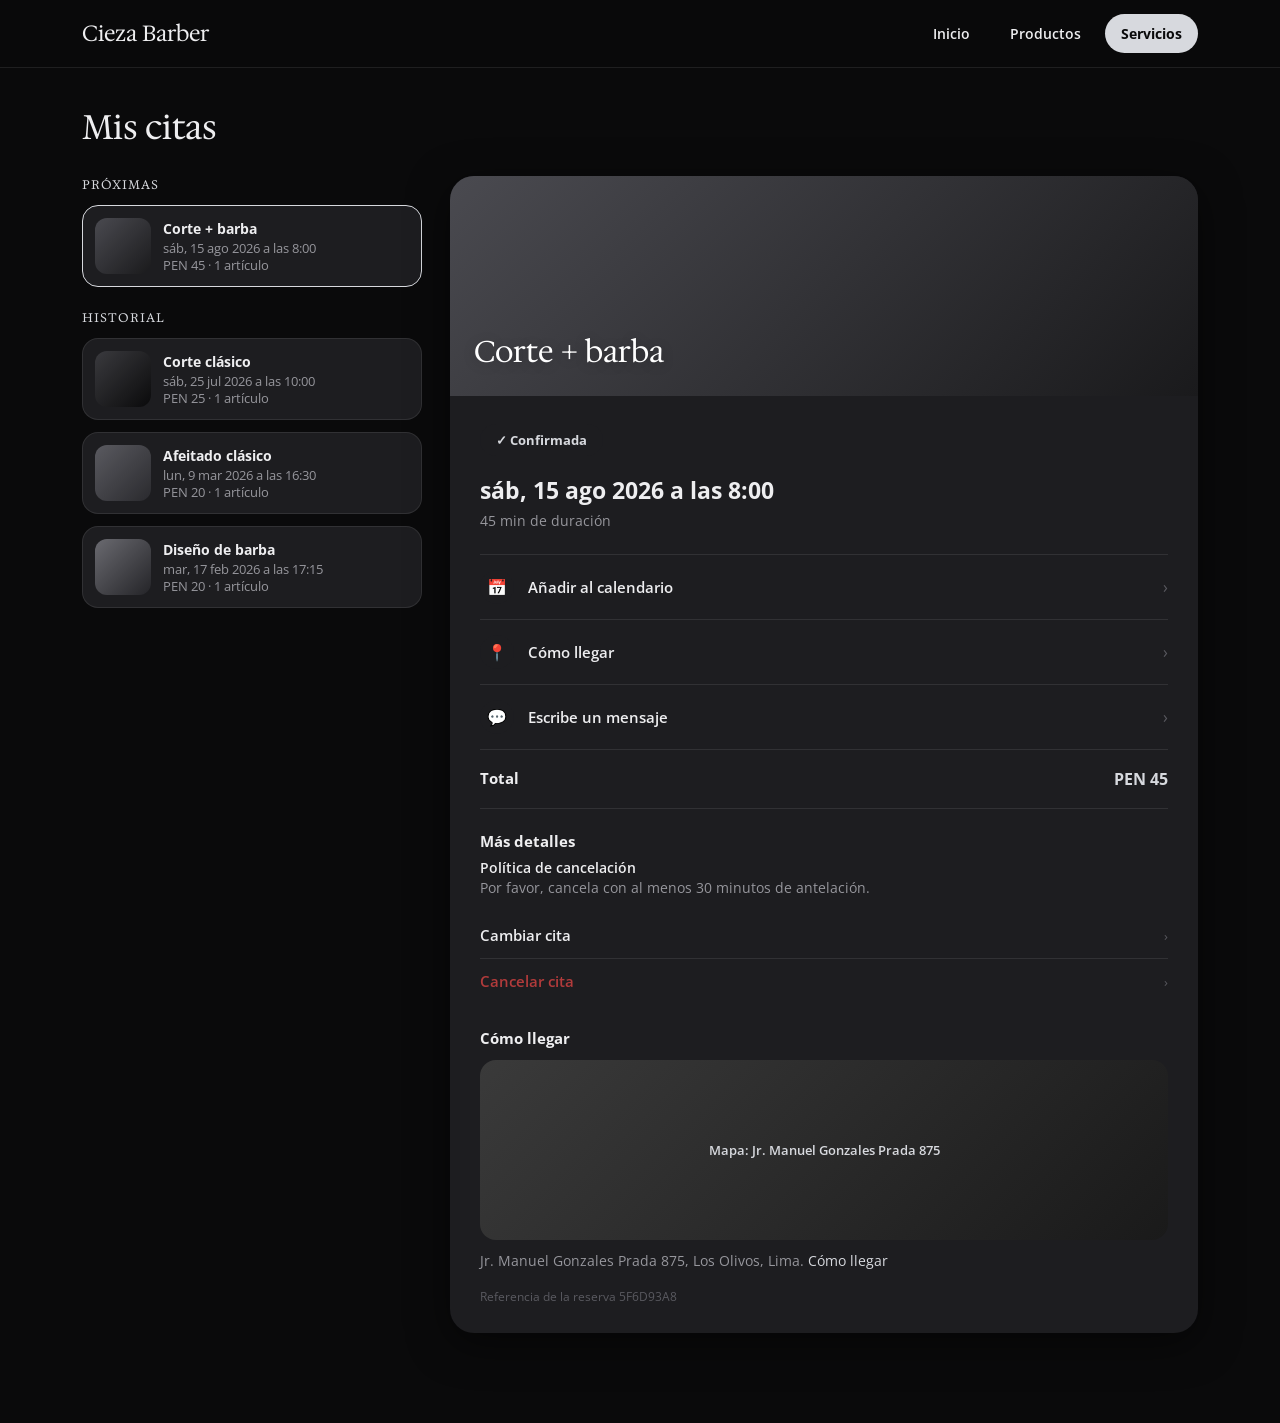
<file: citas.html>
<!DOCTYPE html>
<html lang="es">
<head>
<meta charset="utf-8">
<meta name="viewport" content="width=device-width, initial-scale=1">
<title>Mis citas — Cieza Barber Studio</title>
<link rel="preconnect" href="https://fonts.googleapis.com">
<link href="https://fonts.googleapis.com/css2?family=Hedvig+Letters+Serif:opsz@12..24&family=Open+Sans:wght@400;500;600;700&display=swap" rel="stylesheet">
<style>
  :root{ --bg:#0a0a0b; --ink:#eeeef0; --brown:#eeeef0; --gold:#d7d9de; --gold-bright:#f5f6f8; --cream:#1d1d20; --muted:#96969c; --line:rgba(255,255,255,.09); --border:rgba(255,255,255,.14); --serif:'Hedvig Letters Serif',serif; }
  *{box-sizing:border-box}
  body{margin:0;font-family:'Open Sans',sans-serif;background:var(--bg);color:var(--ink)}
  a{color:var(--gold);text-decoration:none}
  a:hover{color:var(--brown)}
  h1,h2,h3{font-family:var(--serif);font-weight:400;color:var(--brown);margin:0}
  button{font-family:inherit}
  header{position:sticky;top:0;z-index:50;background:rgba(10,10,11,.85);backdrop-filter:blur(12px);border-bottom:1px solid var(--line)}
  .header-inner{max-width:1180px;margin:0 auto;padding:14px 32px;display:flex;align-items:center;justify-content:space-between;gap:24px}
  nav{display:flex;gap:8px;align-items:center}
  nav a{padding:10px 16px;border-radius:999px;font-size:14px;font-weight:600;color:var(--brown)}
  nav a:hover{background:var(--cream)}
  nav a.current{font-weight:700;color:#0a0a0b;background:var(--gold)}
  nav a.current:hover{color:#0a0a0b}
  .wrap{max-width:1180px;margin:0 auto;padding:36px 32px 90px}
  .citas-grid{display:grid;grid-template-columns:340px 1fr;gap:28px;align-items:start}
  @media (max-width:860px){ .citas-grid{grid-template-columns:1fr} }
  .appt-row{display:flex;gap:12px;align-items:center;text-align:left;width:100%;box-sizing:border-box;background:var(--cream);border:1.5px solid var(--line);border-radius:16px;padding:12px;margin-bottom:12px;cursor:pointer}
  .appt-row.selected{border-color:var(--gold)}
  .appt-thumb{width:56px;height:56px;border-radius:12px;flex-shrink:0}
  .quick-row{display:flex;align-items:center;justify-content:space-between;padding:15px 0;border-bottom:1px solid var(--line);cursor:pointer}
  .manage-btn{display:flex;align-items:center;justify-content:space-between;background:none;border:none;border-bottom:1px solid var(--line);padding:13px 0;cursor:pointer;text-align:left;width:100%}
  .modal-backdrop{position:fixed;inset:0;background:rgba(0,0,0,.65);z-index:80;display:none;align-items:center;justify-content:center}
  .modal-backdrop.show{display:flex}
  .modal-card{background:var(--cream);border-radius:22px;padding:30px;width:420px;max-width:90vw;box-shadow:0 20px 60px rgba(0,0,0,.2)}
</style>
</head>
<body>

<header>
  <div class="header-inner">
    <span style="font-family:var(--serif);font-size:22px;font-weight:600;color:var(--brown)">Cieza Barber</span>
    <nav>
      <a href="index.html">Inicio</a>
      <a href="index.html#belleza">Productos</a>
      <a href="salon.html" class="current">Servicios</a>
    </nav>
  </div>
</header>

<section class="wrap">
  <h1 style="font-size:34px;margin:0 0 26px">Mis citas</h1>
  <div class="citas-grid">
    <div id="listCol"></div>
    <div id="detailCol" style="background:var(--cream);border-radius:24px;overflow:hidden;box-shadow:0 10px 40px rgba(0,0,0,.5)"></div>
  </div>
</section>

<div class="modal-backdrop" id="cancelBackdrop">
  <div class="modal-card">
    <h3 style="font-size:24px;margin:0 0 16px">¿Seguro que quieres cancelar?</h3>
    <div id="cancelSummary" style="display:flex;gap:12px;align-items:center;background:var(--bg);border-radius:14px;padding:12px"></div>
    <div style="display:flex;justify-content:flex-end;gap:10px;margin-top:22px">
      <button style="background:none;border:1.5px solid var(--border);color:var(--brown);padding:11px 20px;border-radius:999px;font-size:13.5px;font-weight:600;cursor:pointer" onclick="closeCancelConfirm()">Volver</button>
      <button style="background:#b23b3b;color:#fff;border:none;padding:11px 20px;border-radius:999px;font-size:13.5px;font-weight:700;cursor:pointer" onclick="confirmCancel()">Sí, cancelar</button>
    </div>
  </div>
</div>

<script>
const APPOINTMENTS = [
  { id: "up1", name: "Corte + barba", dateLabel: "sáb, 15 ago 2026 a las 8:00", duration: "45 min de duración", price: 45, gradient: "linear-gradient(135deg,#4a4a50,#1a1a1c)", confirmed: true, canManage: true, ref: "5F6D93A8", upcoming: true },
  { id: "h1", name: "Corte clásico", dateLabel: "sáb, 25 jul 2026 a las 10:00", duration: "30 min de duración", price: 25, gradient: "linear-gradient(135deg,#3a3a3e,#0a0a0b)", confirmed: true, canManage: false, ref: "3A19C0F2", upcoming: false },
  { id: "h2", name: "Afeitado clásico", dateLabel: "lun, 9 mar 2026 a las 16:30", duration: "30 min de duración", price: 20, gradient: "linear-gradient(135deg,#5a5a60,#2a2a2e)", confirmed: true, canManage: false, ref: "9B2E71D4", upcoming: false },
  { id: "h3", name: "Diseño de barba", dateLabel: "mar, 17 feb 2026 a las 17:15", duration: "30 min de duración", price: 20, gradient: "linear-gradient(135deg,#6a6a70,#242428)", confirmed: true, canManage: false, ref: "1D4F82A0", upcoming: false }
];

const state = { selectedId: "up1", cancelledIds: [], cancelConfirmOpen: false };

function withStatus(a){ return { ...a, cancelled: state.cancelledIds.includes(a.id), confirmed: a.confirmed && !state.cancelledIds.includes(a.id) }; }
function selectAppt(id){ state.selectedId = id; render(); }
function openCancelConfirm(){ state.cancelConfirmOpen = true; render(); }
function closeCancelConfirm(){ state.cancelConfirmOpen = false; render(); }
function confirmCancel(){ state.cancelledIds.push(state.selectedId); state.cancelConfirmOpen = false; render(); }

function render(){
  const list = APPOINTMENTS.map(withStatus);
  const upcoming = list.filter(a => a.upcoming);
  const history = list.filter(a => !a.upcoming);
  const selected = list.find(a => a.id === state.selectedId) || list[0];

  function rowHtml(a){
    return `<button class="appt-row ${state.selectedId === a.id ? 'selected' : ''}" onclick="selectAppt('${a.id}')">
      <div class="appt-thumb" style="background:${a.gradient}"></div>
      <div>
        <div style="font-size:14px;font-weight:700;color:var(--ink)">${a.name}</div>
        <div style="font-size:12.5px;color:var(--muted);margin-top:2px">${a.dateLabel}</div>
        <div style="font-size:12.5px;color:var(--muted)">PEN ${a.price} · 1 artículo</div>
      </div>
    </button>`;
  }

  let listHtml = '<h3 style="font-size:12.5px;font-weight:700;letter-spacing:.08em;text-transform:uppercase;color:var(--gold);margin:0 0 12px">Próximas</h3>';
  listHtml += upcoming.map(rowHtml).join('') || '<p style="font-size:13.5px;color:var(--muted)">No tienes citas próximas.</p>';
  listHtml += '<h3 style="font-size:12.5px;font-weight:700;letter-spacing:.08em;text-transform:uppercase;color:var(--gold);margin:22px 0 12px">Historial</h3>';
  listHtml += history.map(rowHtml).join('');
  document.getElementById('listCol').innerHTML = listHtml;

  const statusBg = selected.cancelled ? '#2a1616' : 'var(--cream)';
  const statusColor = selected.cancelled ? '#b23b3b' : 'var(--gold)';
  const quickActions = [
    { icon: "📅", label: "Añadir al calendario" },
    { icon: "📍", label: "Cómo llegar" },
    { icon: "💬", label: "Escribe un mensaje" }
  ];

  let detailHtml = `<div style="height:220px;background:${selected.gradient};position:relative;display:flex;align-items:flex-end;padding:24px">
    <h2 style="font-size:30px;color:#fff;margin:0;text-shadow:0 2px 12px rgba(0,0,0,.25)">${selected.name}</h2>
  </div>
  <div style="padding:28px 30px">
    <span style="display:inline-flex;align-items:center;gap:6px;background:${statusBg};color:${statusColor};padding:7px 16px;border-radius:999px;font-size:13px;font-weight:700;margin-bottom:18px">
      ${selected.cancelled ? '✕ Cancelada' : '✓ Confirmada'}
    </span>
    <h3 style="font-size:23px;font-weight:700;color:var(--ink);margin:0 0 6px;font-family:'Open Sans',sans-serif">${selected.dateLabel}</h3>
    <p style="font-size:13.5px;color:var(--muted);margin:0 0 24px">${selected.duration}</p>
    <div style="display:flex;flex-direction:column;border-top:1px solid var(--line)">`;
  quickActions.forEach(q => {
    detailHtml += `<div class="quick-row">
      <div style="display:flex;align-items:center;gap:14px">
        <div style="width:34px;height:34px;border-radius:999px;background:var(--cream);display:flex;align-items:center;justify-content:center;font-size:16px;color:var(--gold)">${q.icon}</div>
        <span style="font-size:14.5px;font-weight:600;color:var(--ink)">${q.label}</span>
      </div>
      <span style="color:#5a5a60">›</span>
    </div>`;
  });
  detailHtml += `</div>
    <div style="display:flex;justify-content:space-between;padding:18px 0;border-bottom:1px solid var(--line)">
      <span style="font-size:15px;font-weight:700;color:var(--brown)">Total</span>
      <span style="font-size:16px;font-weight:700;color:var(--gold)">PEN ${selected.price}</span>
    </div>
    <h3 style="font-size:15px;font-weight:700;color:var(--brown);margin:22px 0 8px;font-family:'Open Sans',sans-serif">Más detalles</h3>
    <div style="font-size:13.5px;font-weight:600;color:var(--ink);margin-bottom:2px">Política de cancelación</div>
    <p style="font-size:13.5px;color:var(--muted);margin:0 0 16px">Por favor, cancela con al menos 30 minutos de antelación.</p>`;

  if (selected.canManage) {
    detailHtml += `<div style="display:flex;flex-direction:column">
      <button class="manage-btn"><span style="font-size:14.5px;font-weight:600;color:var(--ink)">Cambiar cita</span><span style="color:#5a5a60">›</span></button>
      <button class="manage-btn" style="border-bottom:none" onclick="openCancelConfirm()"><span style="font-size:14.5px;font-weight:600;color:#b23b3b">Cancelar cita</span><span style="color:#5a5a60">›</span></button>
    </div>`;
  }

  detailHtml += `<h3 style="font-size:15px;font-weight:700;color:var(--brown);margin:24px 0 12px;font-family:'Open Sans',sans-serif">Cómo llegar</h3>
    <div style="height:180px;border-radius:16px;background:linear-gradient(135deg,#3a3a3a,#1a1a1a);display:flex;align-items:center;justify-content:center;color:#d7d9de;font-size:13px;font-weight:600;margin-bottom:12px">Mapa: Jr. Manuel Gonzales Prada 875</div>
    <p style="font-size:13.5px;color:var(--muted);margin:0">Jr. Manuel Gonzales Prada 875, Los Olivos, Lima. <a href="https://wa.me/51973298407">Cómo llegar</a></p>
    <p style="font-size:12px;color:#5a5a60;margin:18px 0 0">Referencia de la reserva ${selected.ref}</p>
  </div>`;
  document.getElementById('detailCol').innerHTML = detailHtml;

  document.getElementById('cancelBackdrop').classList.toggle('show', state.cancelConfirmOpen);
  document.getElementById('cancelSummary').innerHTML = `
    <div style="width:48px;height:48px;border-radius:10px;background:${selected.gradient};flex-shrink:0"></div>
    <div><div style="font-size:14px;font-weight:700;color:var(--ink)">${selected.name}</div><div style="font-size:12.5px;color:var(--muted)">${selected.dateLabel}</div></div>`;
}

render();
</script>
</body>
</html>
</file>
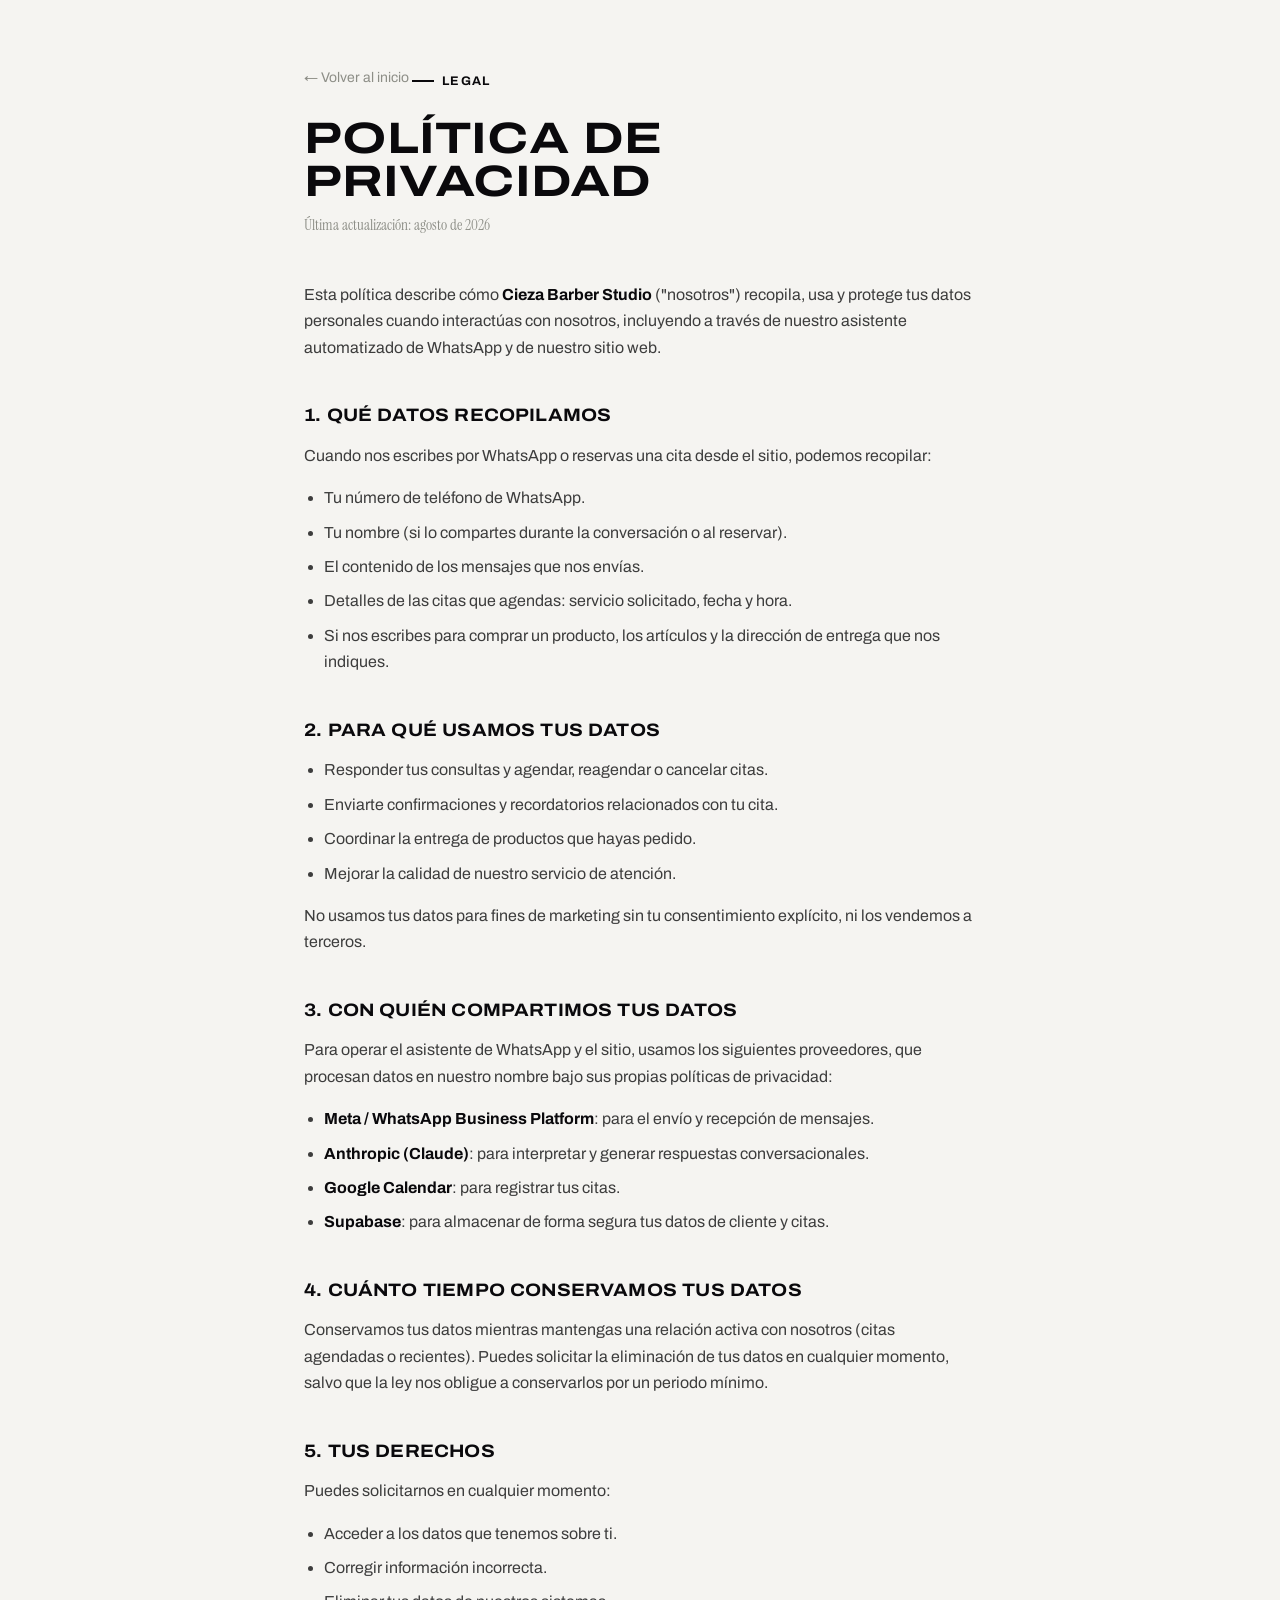
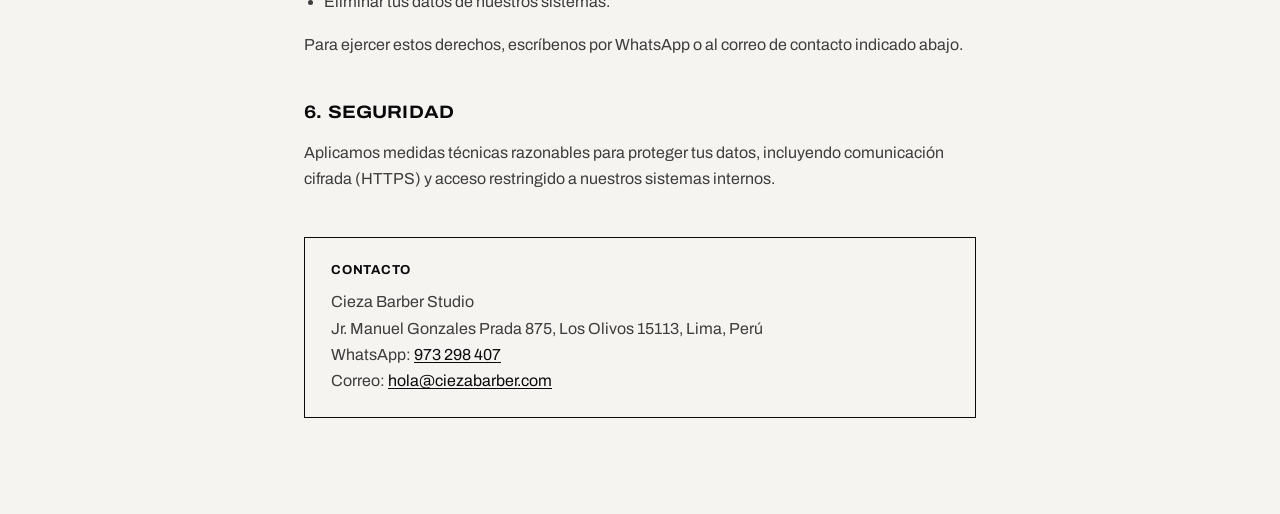
<file: politica-privacidad.html>
<!DOCTYPE html>
<html lang="es">
<head>
<meta charset="utf-8">
<meta name="viewport" content="width=device-width, initial-scale=1">
<title>Política de Privacidad — Cieza Barber Studio</title>
<meta name="description" content="Política de privacidad de Cieza Barber Studio: cómo recopilamos y usamos tus datos, incluyendo el asistente de WhatsApp.">
<meta name="robots" content="index, follow">
<link rel="canonical" href="https://ciezabarber.com/politica-privacidad.html">
<link rel="icon" href="assets/img/logo-3.png">
<link rel="preconnect" href="https://fonts.googleapis.com">
<link rel="preconnect" href="https://fonts.gstatic.com" crossorigin>
<link href="https://fonts.googleapis.com/css2?family=Archivo:wdth,wght@75..125,400..800&family=Instrument+Serif:ital@0;1&display=swap" rel="stylesheet">
<style>
  :root{
    --beige:#f5f4f1; --black:#0a090c; --ink-soft:#3d3d3d; --gray:#8d8e87; --line:#e0ded7;
    --display:"Archivo","Helvetica Neue",Arial,sans-serif; --serif:"Instrument Serif",Georgia,serif;
  }
  *{box-sizing:border-box}
  body{margin:0;font-family:var(--display);background:var(--beige);color:var(--black);line-height:1.65;font-size:16px}
  a{color:var(--black);text-decoration:underline;text-underline-offset:2px}
  a:hover{opacity:.6}
  .wrap{max-width:720px;margin:0 auto;padding:64px 24px 96px}
  .back{display:inline-block;margin-bottom:28px;color:var(--gray);font-size:14px;text-decoration:none}
  .back:hover{color:var(--black);opacity:1}
  .eyebrow{display:inline-flex;align-items:center;gap:8px;font-size:12.5px;font-weight:700;letter-spacing:.1em;text-transform:uppercase;margin-bottom:16px}
  .eyebrow .dash{width:22px;height:2px;background:var(--black)}
  h1{font-family:var(--display);font-weight:700;font-stretch:125%;text-transform:uppercase;font-size:clamp(30px,5vw,44px);line-height:.98;margin:0 0 10px}
  .updated{font-family:var(--serif);color:var(--gray);font-size:15px;margin-bottom:44px}
  h2{font-family:var(--display);font-weight:700;font-stretch:112%;text-transform:uppercase;font-size:18px;letter-spacing:.01em;margin:40px 0 12px}
  p{margin:0 0 16px;color:var(--ink-soft)}
  ul{margin:0 0 16px;padding-left:20px;color:var(--ink-soft)}
  li{margin-bottom:8px}
  strong{color:var(--black)}
  .contact{border:1px solid var(--black);padding:22px 26px;margin-top:44px}
  .contact p{margin:0;color:var(--ink-soft)}
  .contact strong{display:block;font-family:var(--display);font-weight:700;text-transform:uppercase;font-size:13px;letter-spacing:.06em;margin-bottom:8px;color:var(--black)}
</style>
</head>
<body>
<div class="wrap">
  <a class="back" href="index.html">← Volver al inicio</a>
  <span class="eyebrow"><span class="dash"></span>Legal</span>
  <h1>Política de Privacidad</h1>
  <p class="updated">Última actualización: agosto de 2026</p>

  <p>Esta política describe cómo <strong>Cieza Barber Studio</strong> ("nosotros") recopila, usa y protege tus datos personales cuando interactúas con nosotros, incluyendo a través de nuestro asistente automatizado de WhatsApp y de nuestro sitio web.</p>

  <h2>1. Qué datos recopilamos</h2>
  <p>Cuando nos escribes por WhatsApp o reservas una cita desde el sitio, podemos recopilar:</p>
  <ul>
    <li>Tu número de teléfono de WhatsApp.</li>
    <li>Tu nombre (si lo compartes durante la conversación o al reservar).</li>
    <li>El contenido de los mensajes que nos envías.</li>
    <li>Detalles de las citas que agendas: servicio solicitado, fecha y hora.</li>
    <li>Si nos escribes para comprar un producto, los artículos y la dirección de entrega que nos indiques.</li>
  </ul>

  <h2>2. Para qué usamos tus datos</h2>
  <ul>
    <li>Responder tus consultas y agendar, reagendar o cancelar citas.</li>
    <li>Enviarte confirmaciones y recordatorios relacionados con tu cita.</li>
    <li>Coordinar la entrega de productos que hayas pedido.</li>
    <li>Mejorar la calidad de nuestro servicio de atención.</li>
  </ul>
  <p>No usamos tus datos para fines de marketing sin tu consentimiento explícito, ni los vendemos a terceros.</p>

  <h2>3. Con quién compartimos tus datos</h2>
  <p>Para operar el asistente de WhatsApp y el sitio, usamos los siguientes proveedores, que procesan datos en nuestro nombre bajo sus propias políticas de privacidad:</p>
  <ul>
    <li><strong>Meta / WhatsApp Business Platform</strong>: para el envío y recepción de mensajes.</li>
    <li><strong>Anthropic (Claude)</strong>: para interpretar y generar respuestas conversacionales.</li>
    <li><strong>Google Calendar</strong>: para registrar tus citas.</li>
    <li><strong>Supabase</strong>: para almacenar de forma segura tus datos de cliente y citas.</li>
  </ul>

  <h2>4. Cuánto tiempo conservamos tus datos</h2>
  <p>Conservamos tus datos mientras mantengas una relación activa con nosotros (citas agendadas o recientes). Puedes solicitar la eliminación de tus datos en cualquier momento, salvo que la ley nos obligue a conservarlos por un periodo mínimo.</p>

  <h2>5. Tus derechos</h2>
  <p>Puedes solicitarnos en cualquier momento:</p>
  <ul>
    <li>Acceder a los datos que tenemos sobre ti.</li>
    <li>Corregir información incorrecta.</li>
    <li>Eliminar tus datos de nuestros sistemas.</li>
  </ul>
  <p>Para ejercer estos derechos, escríbenos por WhatsApp o al correo de contacto indicado abajo.</p>

  <h2>6. Seguridad</h2>
  <p>Aplicamos medidas técnicas razonables para proteger tus datos, incluyendo comunicación cifrada (HTTPS) y acceso restringido a nuestros sistemas internos.</p>

  <div class="contact">
    <p><strong>Contacto</strong>
    Cieza Barber Studio<br>
    Jr. Manuel Gonzales Prada 875, Los Olivos 15113, Lima, Perú<br>
    WhatsApp: <a href="https://wa.me/51973298407">973 298 407</a><br>
    Correo: <a href="mailto:hola@ciezabarber.com">hola@ciezabarber.com</a></p>
  </div>
</div>
</body>
</html>
</file>
